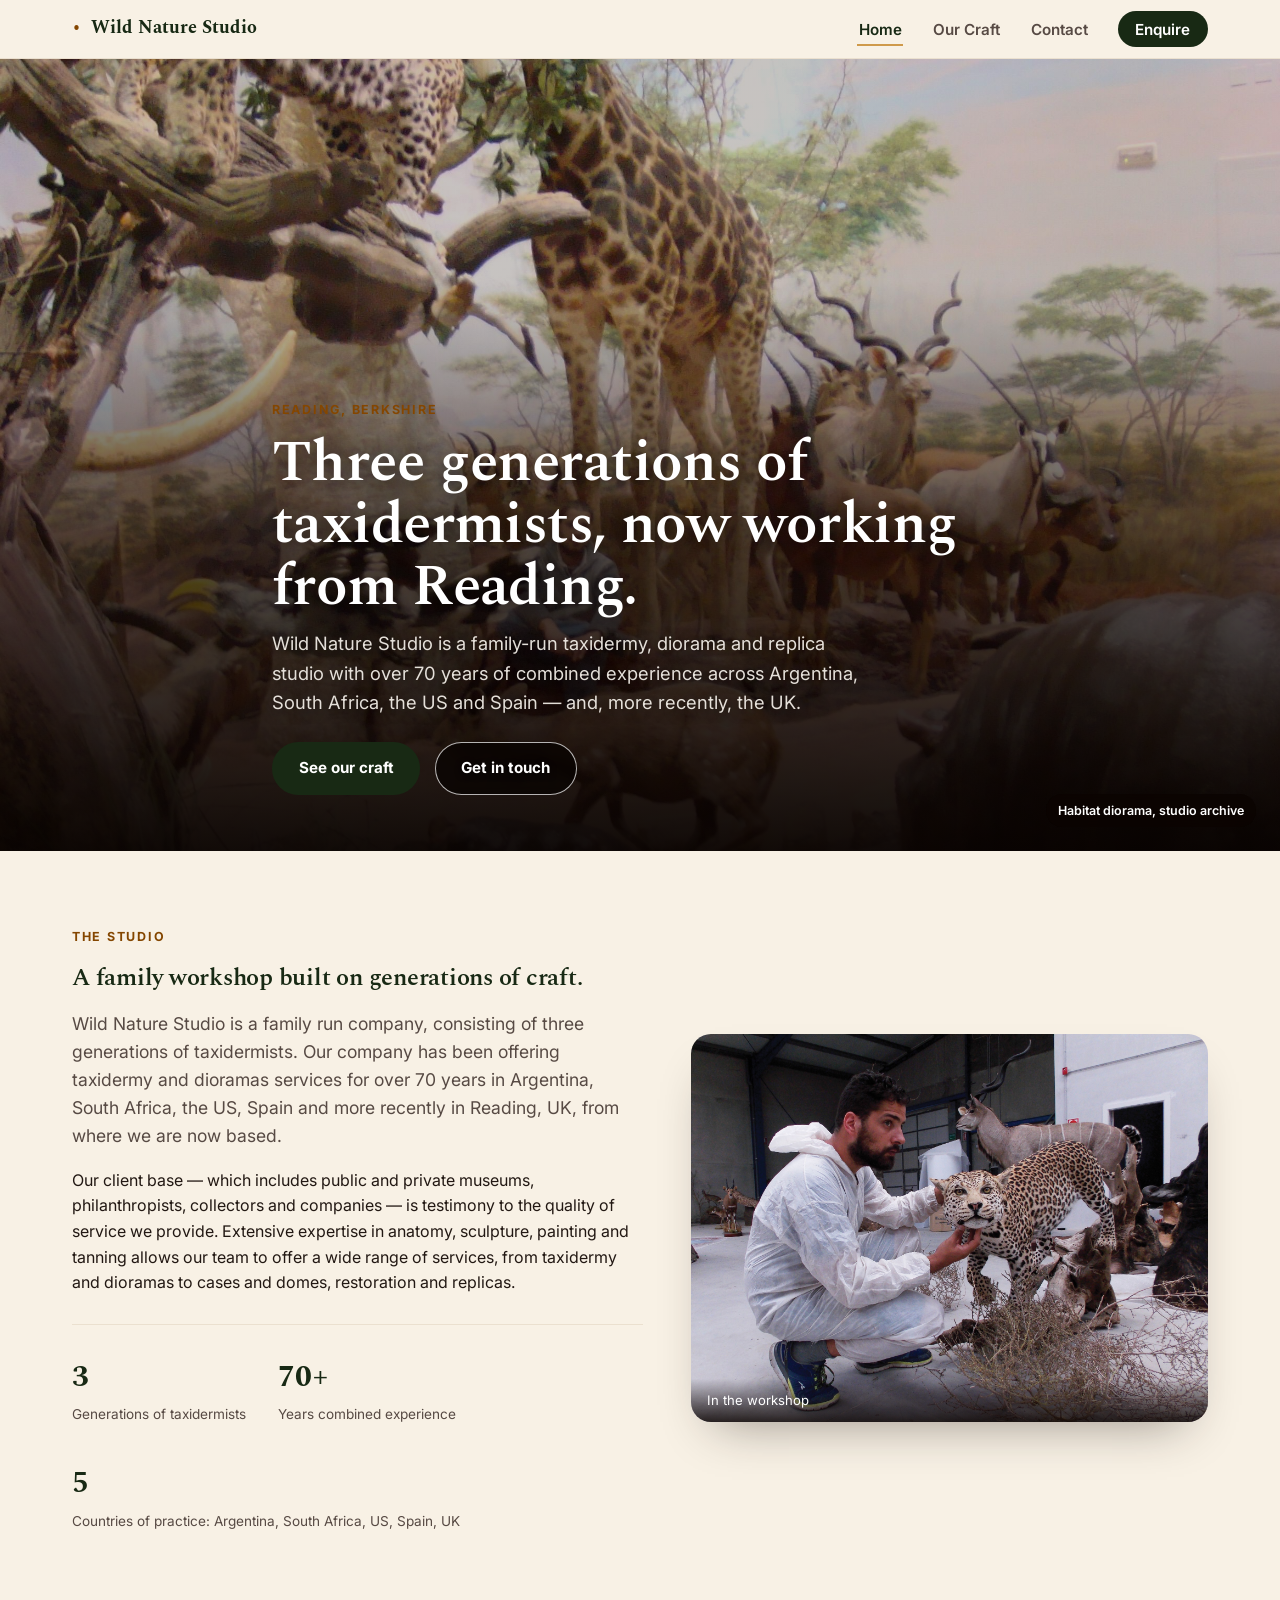
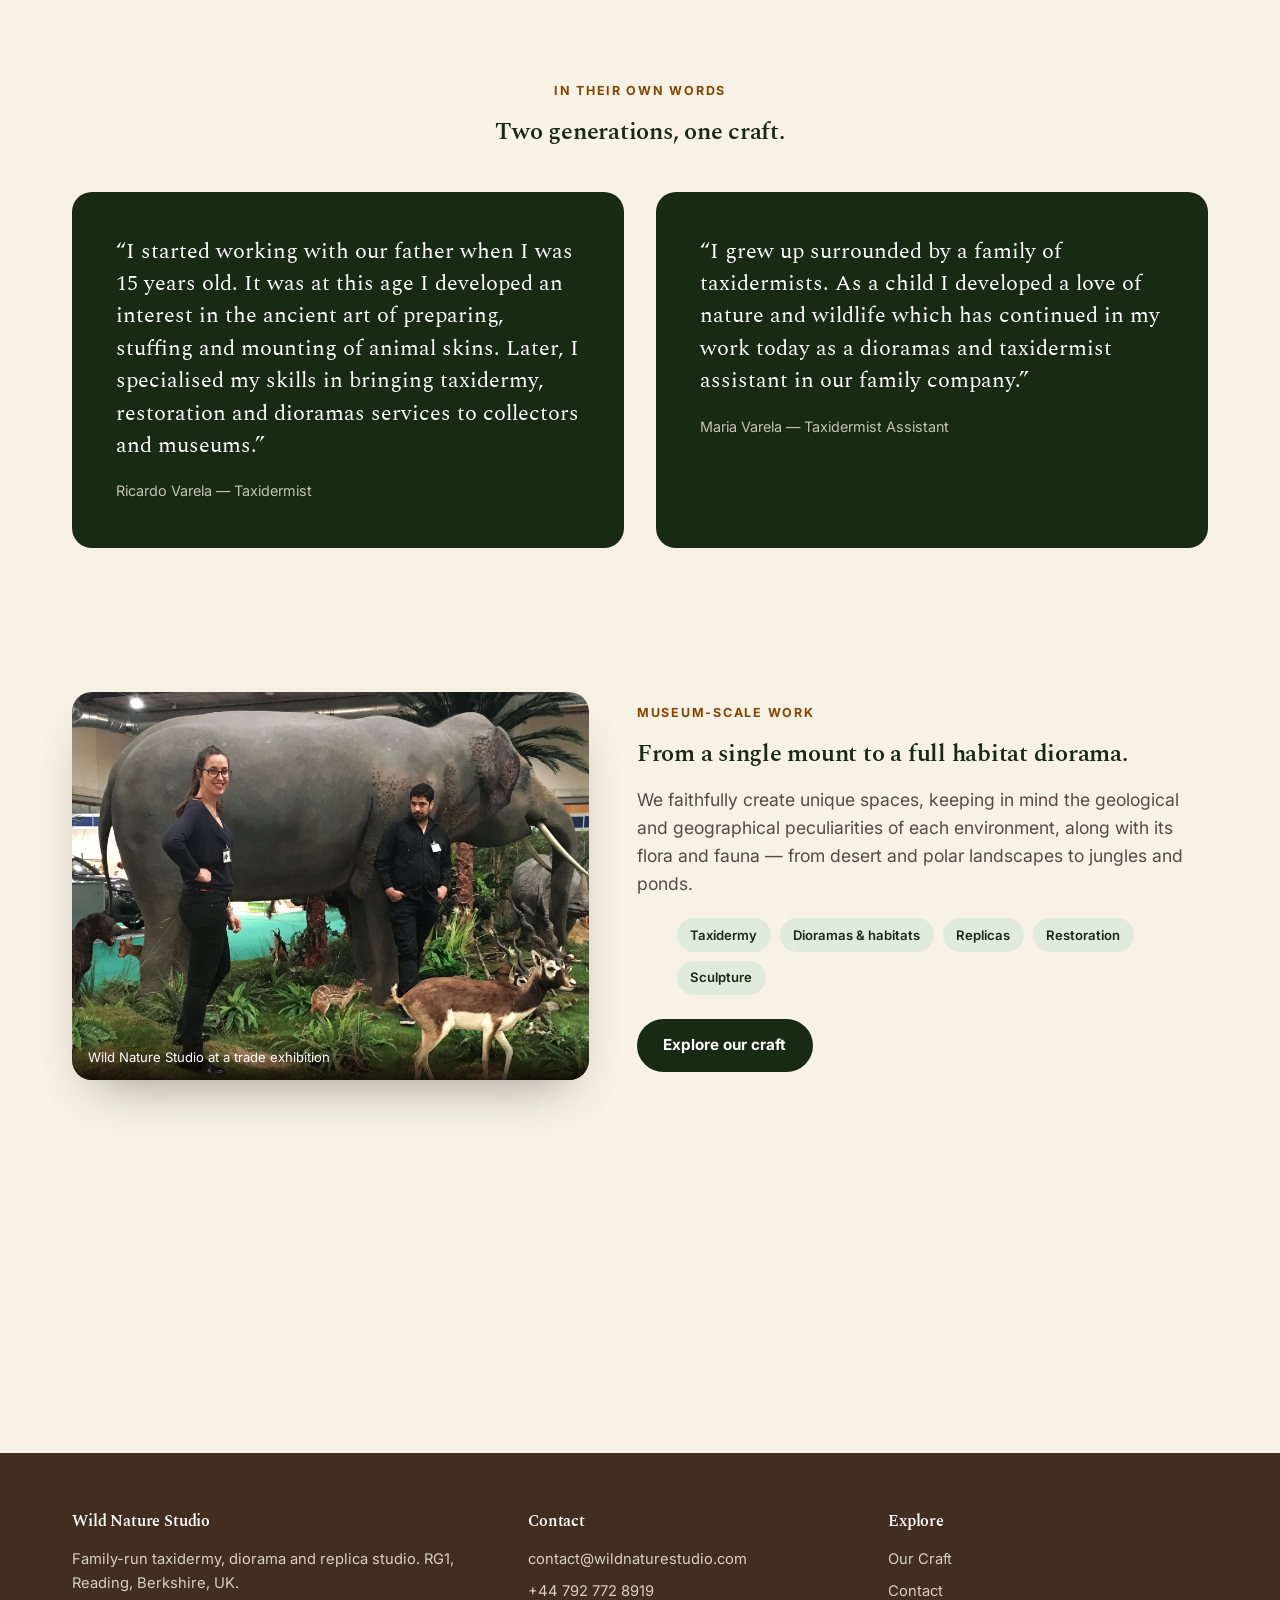
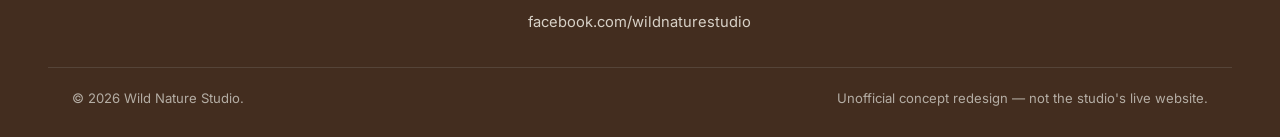
<file: index.html>
<!doctype html>
<html lang="en">
<head>
<meta charset="UTF-8" />
<meta name="viewport" content="width=device-width, initial-scale=1.0" />
<title>Wild Nature Studio — Taxidermy, Dioramas &amp; Replicas, Reading</title>
<meta name="description" content="Wild Nature Studio is a family-run taxidermy, diorama and replica studio in Reading, Berkshire — three generations of taxidermists with over 70 years' combined experience across Argentina, South Africa, the US, Spain and now the UK." />
<link rel="preconnect" href="https://fonts.googleapis.com" />
<link rel="stylesheet" href="https://fonts.googleapis.com/css2?family=Spectral:wght@500;600;700&family=Inter:wght@400;500;600;700&display=swap" />
<link rel="stylesheet" href="assets/css/styles.css" />
</head>
<body>
<header class="site-header">
  <div class="container nav-bar">
    <a href="index.html" class="brand"><span class="brand-mark">&#8226;</span> Wild Nature Studio</a>
    <nav aria-label="Primary">
      <ul class="nav-links" data-open="false">
        <li><a href="index.html" aria-current="page">Home</a></li>
        <li><a href="craft.html">Our Craft</a></li>
        <li><a href="contact.html">Contact</a></li>
        <li><a class="nav-cta" href="mailto:contact@wildnaturestudio.com">Enquire</a></li>
      </ul>
    </nav>
    <button class="nav-toggle" aria-label="Toggle menu" aria-expanded="false">
      <svg viewBox="0 0 24 24" fill="none" stroke="currentColor" stroke-width="2" stroke-linecap="round"><line x1="3" y1="6" x2="21" y2="6"/><line x1="3" y1="12" x2="21" y2="12"/><line x1="3" y1="18" x2="21" y2="18"/></svg>
    </button>
  </div>
</header>

<main>
  <section class="hero">
    <div class="hero-bg" aria-hidden="true"></div>
    <div class="container hero-content" data-reveal>
      <span class="eyebrow">Reading, Berkshire</span>
      <h1>Three generations of taxidermists, now working from Reading.</h1>
      <p class="hero-lede">Wild Nature Studio is a family-run taxidermy, diorama and replica studio with over 70 years of combined experience across Argentina, South Africa, the US and Spain — and, more recently, the UK.</p>
      <div class="button-row">
        <span class="btn-wrap"><a class="btn btn-primary" href="craft.html">See our craft</a></span>
        <span class="btn-wrap"><a class="btn btn-ghost-light" href="contact.html">Get in touch</a></span>
      </div>
    </div>
    <span class="hero-tag">Habitat diorama, studio archive</span>
  </section>

  <section class="container">
    <div class="split-grid">
      <div data-reveal>
        <span class="eyebrow">The studio</span>
        <h2>A family workshop built on generations of craft.</h2>
        <p class="lede">Wild Nature Studio is a family run company, consisting of three generations of taxidermists. Our company has been offering taxidermy and dioramas services for over 70 years in Argentina, South Africa, the US, Spain and more recently in Reading, UK, from where we are now based.</p>
        <p>Our client base — which includes public and private museums, philanthropists, collectors and companies — is testimony to the quality of service we provide. Extensive expertise in anatomy, sculpture, painting and tanning allows our team to offer a wide range of services, from taxidermy and dioramas to cases and domes, restoration and replicas.</p>
        <div class="stat-row">
          <div class="stat"><b>3</b><span>Generations of taxidermists</span></div>
          <div class="stat"><b>70+</b><span>Years combined experience</span></div>
          <div class="stat"><b>5</b><span>Countries of practice: Argentina, South Africa, US, Spain, UK</span></div>
        </div>
      </div>
      <div class="photo-frame" data-reveal>
        <img src="assets/img/ricardo-workshop.jpg" alt="A Wild Nature Studio taxidermist finishing a leopard mount in the workshop, surrounded by other pieces in progress" width="3768" height="2892" loading="lazy" />
        <span class="photo-caption">In the workshop</span>
      </div>
    </div>
  </section>

  <section class="container">
    <div class="section-heading align-center" data-reveal>
      <span class="eyebrow">In their own words</span>
      <h2>Two generations, one craft.</h2>
    </div>
    <div class="team-grid">
      <div class="quote-block" data-reveal>
        <p>&ldquo;I started working with our father when I was 15 years old. It was at this age I developed an interest in the ancient art of preparing, stuffing and mounting of animal skins. Later, I specialised my skills in bringing taxidermy, restoration and dioramas services to collectors and museums.&rdquo;</p>
        <cite>Ricardo Varela &mdash; Taxidermist</cite>
      </div>
      <div class="quote-block" data-reveal>
        <p>&ldquo;I grew up surrounded by a family of taxidermists. As a child I developed a love of nature and wildlife which has continued in my work today as a dioramas and taxidermist assistant in our family company.&rdquo;</p>
        <cite>Maria Varela &mdash; Taxidermist Assistant</cite>
      </div>
    </div>
  </section>

  <section class="container">
    <div class="split-grid reverse" data-reveal>
      <div>
        <span class="eyebrow">Museum-scale work</span>
        <h2>From a single mount to a full habitat diorama.</h2>
        <p class="lede">We faithfully create unique spaces, keeping in mind the geological and geographical peculiarities of each environment, along with its flora and fauna — from desert and polar landscapes to jungles and ponds.</p>
        <ul class="tag-list">
          <li>Taxidermy</li>
          <li>Dioramas &amp; habitats</li>
          <li>Replicas</li>
          <li>Restoration</li>
          <li>Sculpture</li>
        </ul>
        <div class="button-row">
          <span class="btn-wrap"><a class="btn btn-primary" href="craft.html">Explore our craft</a></span>
        </div>
      </div>
      <div class="photo-frame">
        <img src="assets/img/team-tradeshow.jpg" alt="Two Wild Nature Studio team members standing beside a large elephant mount and habitat diorama at a trade exhibition" width="3768" height="2892" loading="lazy" />
        <span class="photo-caption">Wild Nature Studio at a trade exhibition</span>
      </div>
    </div>
  </section>

  <section class="container">
    <div class="cta-band" data-reveal>
      <div>
        <h2>Have a piece in mind?</h2>
        <p>Whether it's a single mount or a full-scale habitat, we'd like to hear about it.</p>
      </div>
      <span class="btn-wrap"><a class="btn btn-primary" href="contact.html">Contact the studio</a></span>
    </div>
  </section>
</main>

<footer class="site-footer">
  <div class="container footer-grid">
    <div>
      <h4>Wild Nature Studio</h4>
      <p>Family-run taxidermy, diorama and replica studio. RG1, Reading, Berkshire, UK.</p>
    </div>
    <div>
      <h4>Contact</h4>
      <ul>
        <li><a href="mailto:contact@wildnaturestudio.com">contact@wildnaturestudio.com</a></li>
        <li><a href="tel:+447927728919">+44 792 772 8919</a></li>
        <li><a href="https://www.facebook.com/wildnaturestudio" target="_blank" rel="noopener">facebook.com/wildnaturestudio</a></li>
      </ul>
    </div>
    <div>
      <h4>Explore</h4>
      <ul>
        <li><a href="craft.html">Our Craft</a></li>
        <li><a href="contact.html">Contact</a></li>
      </ul>
    </div>
  </div>
  <div class="container footer-bottom">
    <span>&copy; 2026 Wild Nature Studio.</span>
    <span>Unofficial concept redesign — not the studio's live website.</span>
  </div>
</footer>

<script src="assets/js/main.js"></script>
</body>
</html>
</file>
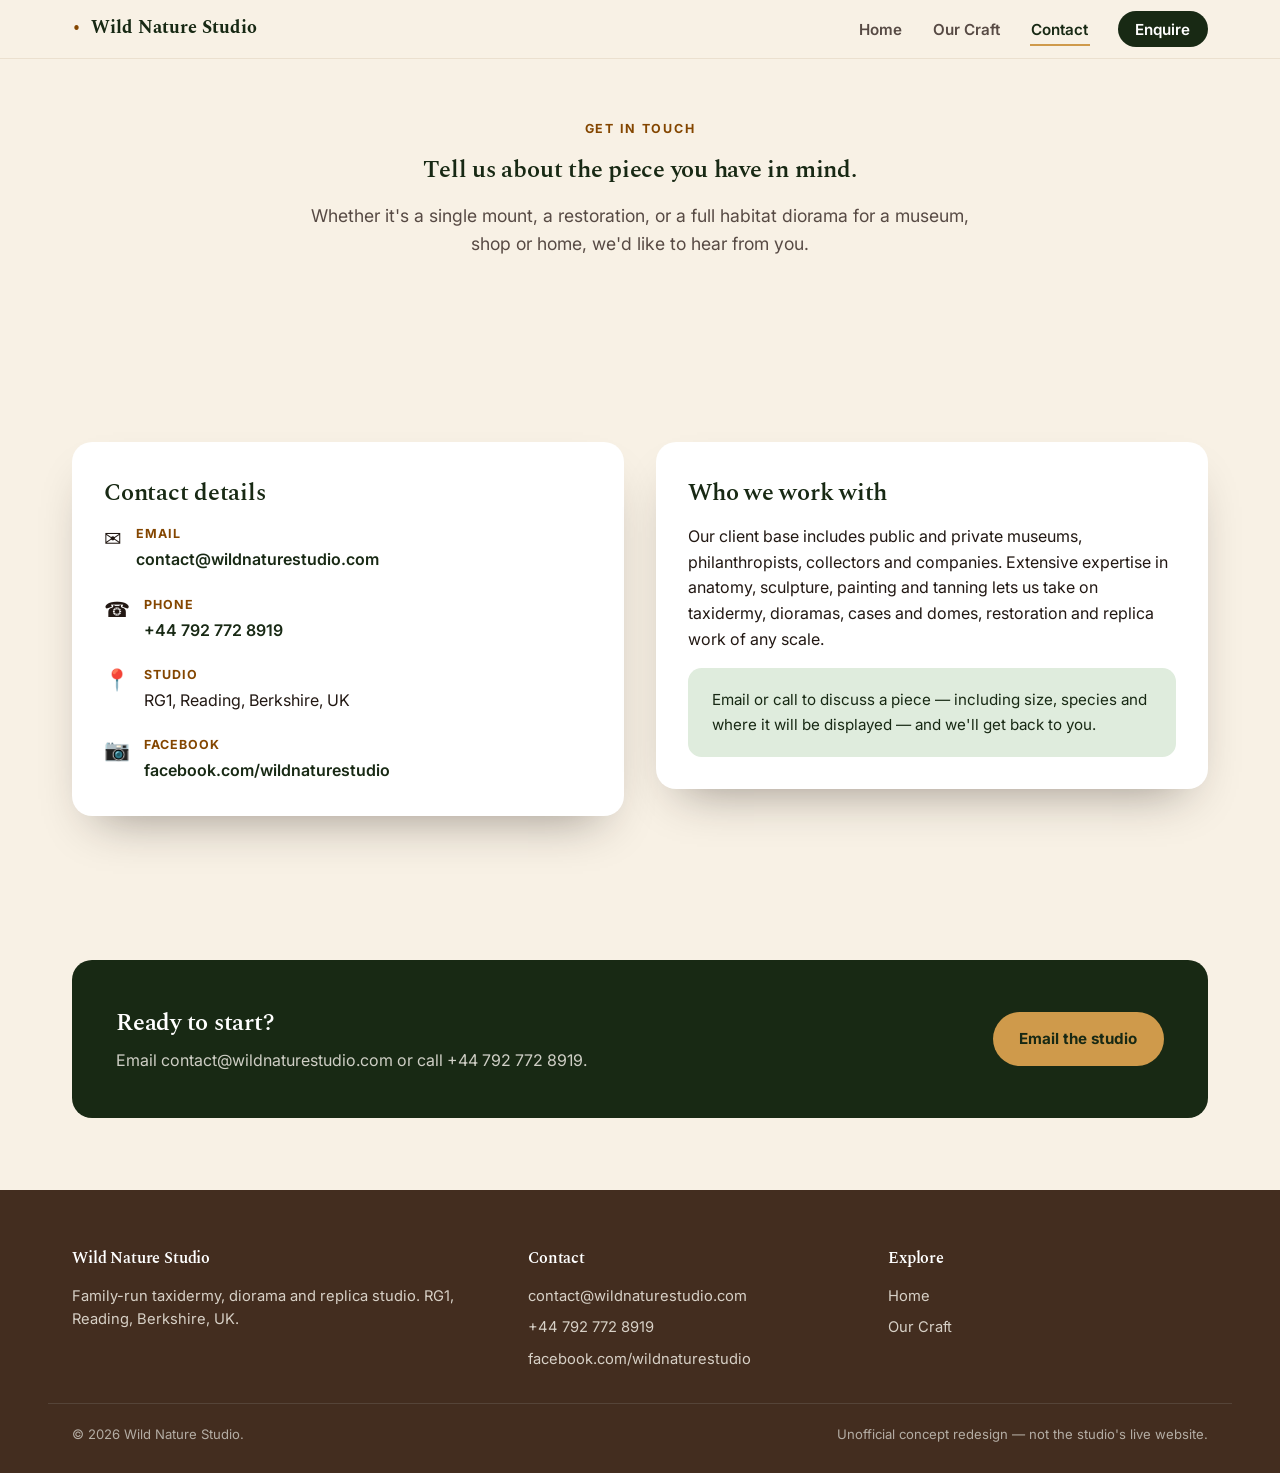
<file: contact.html>
<!doctype html>
<html lang="en">
<head>
<meta charset="UTF-8" />
<meta name="viewport" content="width=device-width, initial-scale=1.0" />
<title>Contact — Wild Nature Studio, Reading</title>
<meta name="description" content="Get in touch with Wild Nature Studio, a family-run taxidermy, diorama and replica studio based in RG1, Reading, Berkshire. Email contact@wildnaturestudio.com or call +44 792 772 8919." />
<link rel="preconnect" href="https://fonts.googleapis.com" />
<link rel="stylesheet" href="https://fonts.googleapis.com/css2?family=Spectral:wght@500;600;700&family=Inter:wght@400;500;600;700&display=swap" />
<link rel="stylesheet" href="assets/css/styles.css" />
</head>
<body>
<header class="site-header">
  <div class="container nav-bar">
    <a href="index.html" class="brand"><span class="brand-mark">&#8226;</span> Wild Nature Studio</a>
    <nav aria-label="Primary">
      <ul class="nav-links" data-open="false">
        <li><a href="index.html">Home</a></li>
        <li><a href="craft.html">Our Craft</a></li>
        <li><a href="contact.html" aria-current="page">Contact</a></li>
        <li><a class="nav-cta" href="mailto:contact@wildnaturestudio.com">Enquire</a></li>
      </ul>
    </nav>
    <button class="nav-toggle" aria-label="Toggle menu" aria-expanded="false">
      <svg viewBox="0 0 24 24" fill="none" stroke="currentColor" stroke-width="2" stroke-linecap="round"><line x1="3" y1="6" x2="21" y2="6"/><line x1="3" y1="12" x2="21" y2="12"/><line x1="3" y1="18" x2="21" y2="18"/></svg>
    </button>
  </div>
</header>

<main>
  <section class="container" style="padding-top: 3.5rem;">
    <div class="section-heading align-center" data-reveal>
      <span class="eyebrow">Get in touch</span>
      <h1>Tell us about the piece you have in mind.</h1>
      <p class="lede">Whether it's a single mount, a restoration, or a full habitat diorama for a museum, shop or home, we'd like to hear from you.</p>
    </div>
  </section>

  <section class="container">
    <div class="contact-grid">
      <div class="info-card" data-reveal>
        <h2>Contact details</h2>
        <ul class="info-list">
          <li>
            <span class="info-icon" aria-hidden="true">&#9993;</span>
            <div>
              <span class="info-label">Email</span>
              <a href="mailto:contact@wildnaturestudio.com">contact@wildnaturestudio.com</a>
            </div>
          </li>
          <li>
            <span class="info-icon" aria-hidden="true">&#9742;</span>
            <div>
              <span class="info-label">Phone</span>
              <a href="tel:+447927728919">+44 792 772 8919</a>
            </div>
          </li>
          <li>
            <span class="info-icon" aria-hidden="true">&#128205;</span>
            <div>
              <span class="info-label">Studio</span>
              <span>RG1, Reading, Berkshire, UK</span>
            </div>
          </li>
          <li>
            <span class="info-icon" aria-hidden="true">&#128247;</span>
            <div>
              <span class="info-label">Facebook</span>
              <a href="https://www.facebook.com/wildnaturestudio" target="_blank" rel="noopener">facebook.com/wildnaturestudio</a>
            </div>
          </li>
        </ul>
      </div>

      <div class="info-card" data-reveal>
        <h2>Who we work with</h2>
        <p>Our client base includes public and private museums, philanthropists, collectors and companies. Extensive expertise in anatomy, sculpture, painting and tanning lets us take on taxidermy, dioramas, cases and domes, restoration and replica work of any scale.</p>
        <div class="enquiry-note">Email or call to discuss a piece — including size, species and where it will be displayed — and we'll get back to you.</div>
      </div>
    </div>
  </section>

  <section class="container">
    <div class="cta-band" data-reveal>
      <div>
        <h2>Ready to start?</h2>
        <p>Email contact@wildnaturestudio.com or call +44 792 772 8919.</p>
      </div>
      <span class="btn-wrap"><a class="btn btn-primary" href="mailto:contact@wildnaturestudio.com">Email the studio</a></span>
    </div>
  </section>
</main>

<footer class="site-footer">
  <div class="container footer-grid">
    <div>
      <h4>Wild Nature Studio</h4>
      <p>Family-run taxidermy, diorama and replica studio. RG1, Reading, Berkshire, UK.</p>
    </div>
    <div>
      <h4>Contact</h4>
      <ul>
        <li><a href="mailto:contact@wildnaturestudio.com">contact@wildnaturestudio.com</a></li>
        <li><a href="tel:+447927728919">+44 792 772 8919</a></li>
        <li><a href="https://www.facebook.com/wildnaturestudio" target="_blank" rel="noopener">facebook.com/wildnaturestudio</a></li>
      </ul>
    </div>
    <div>
      <h4>Explore</h4>
      <ul>
        <li><a href="index.html">Home</a></li>
        <li><a href="craft.html">Our Craft</a></li>
      </ul>
    </div>
  </div>
  <div class="container footer-bottom">
    <span>&copy; 2026 Wild Nature Studio.</span>
    <span>Unofficial concept redesign — not the studio's live website.</span>
  </div>
</footer>

<script src="assets/js/main.js"></script>
</body>
</html>
</file>
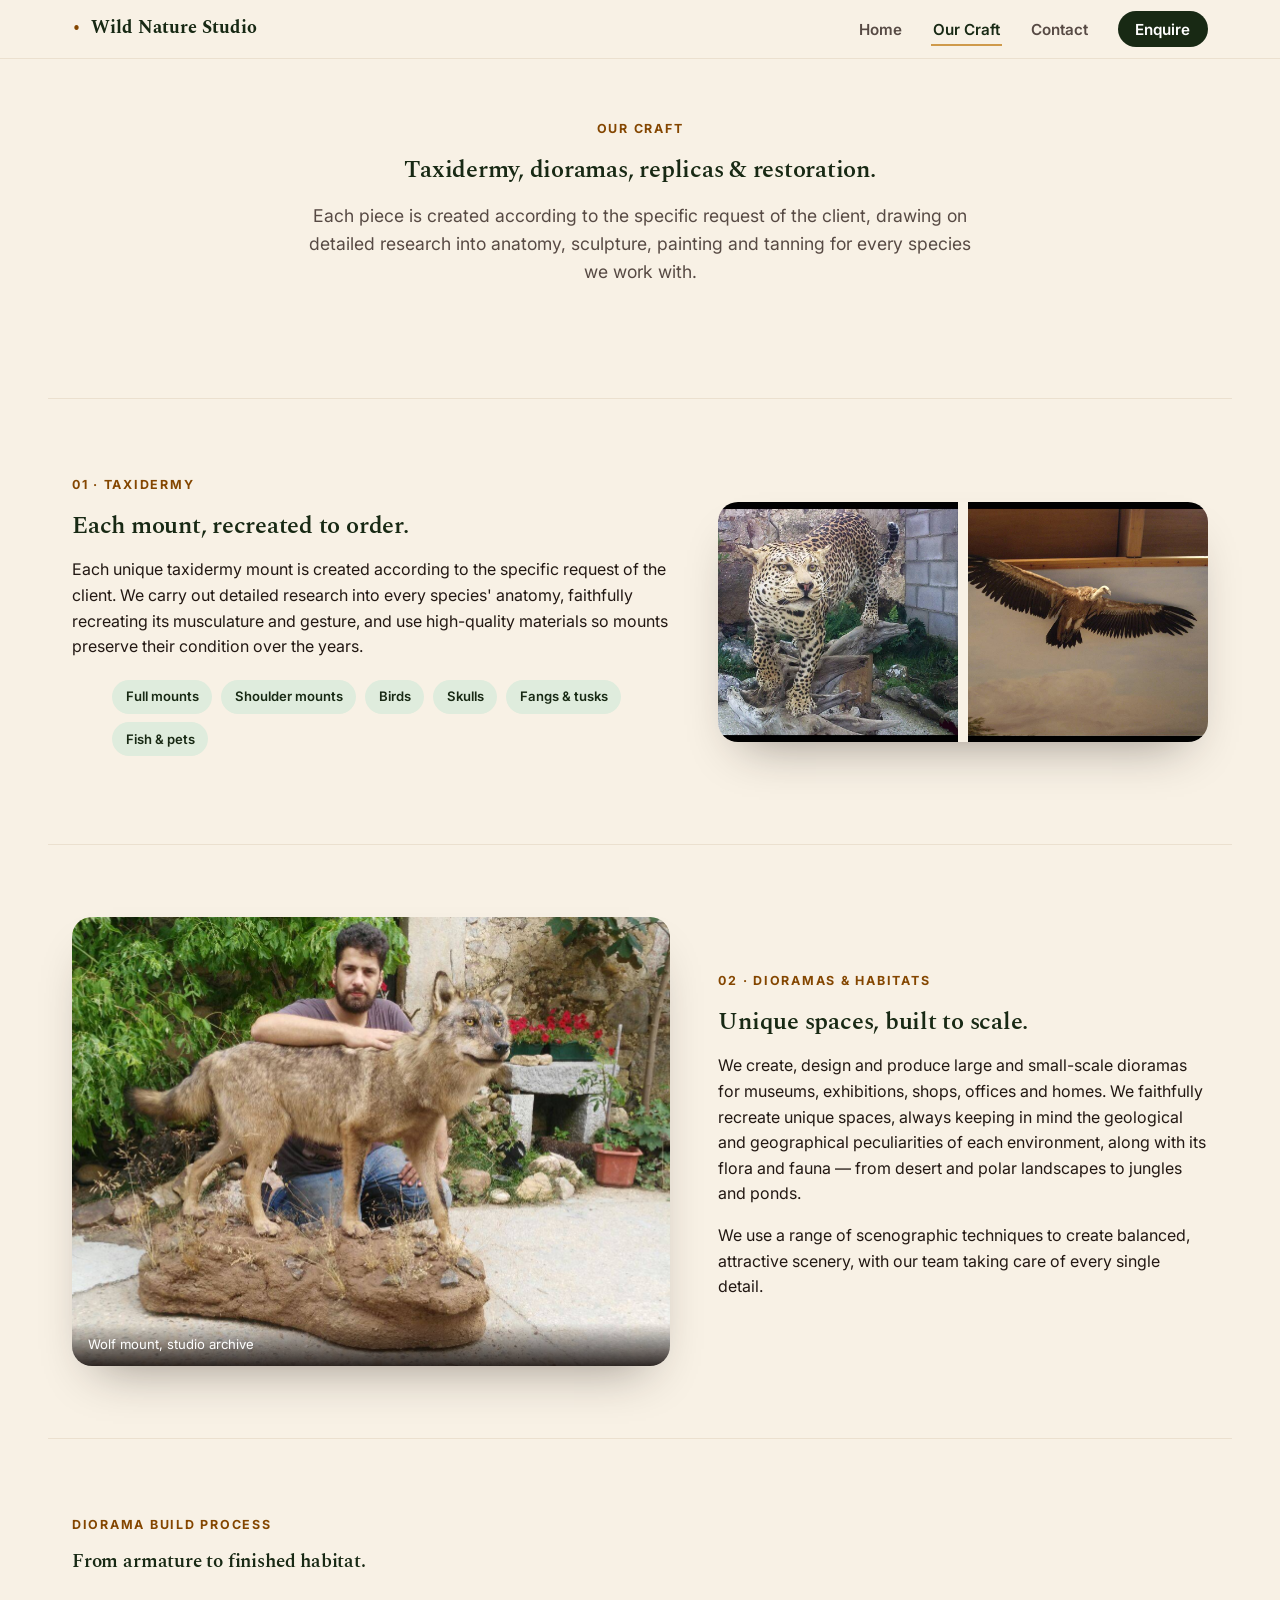
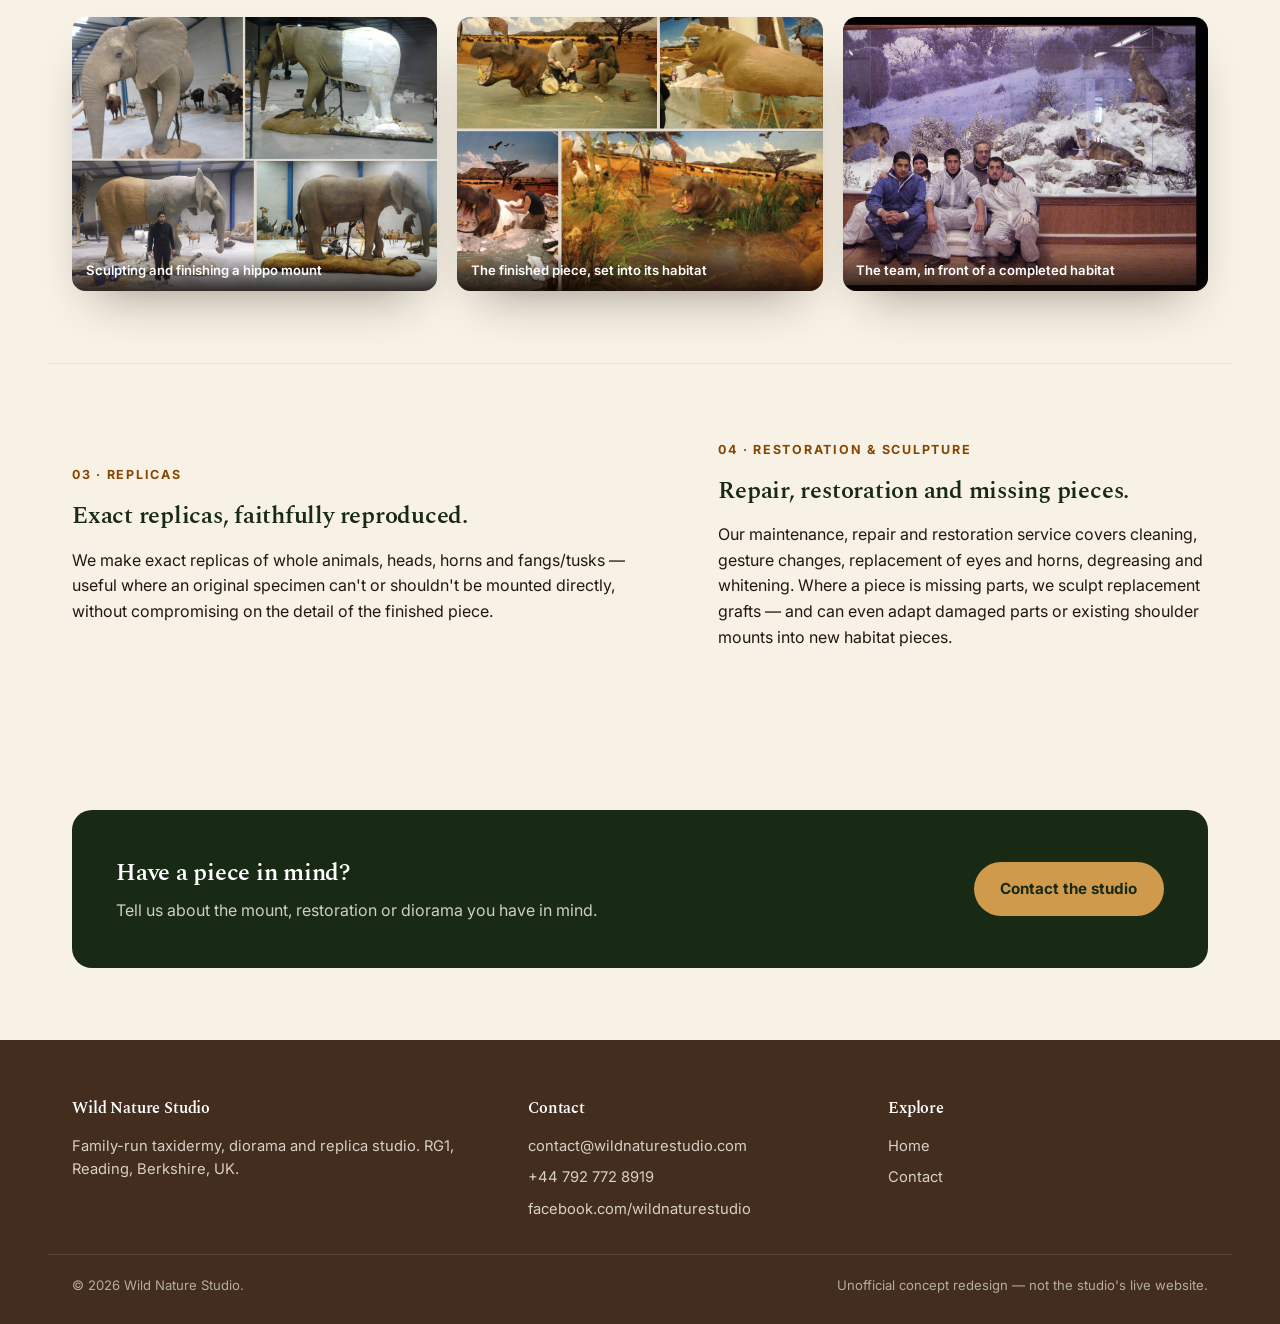
<file: craft.html>
<!doctype html>
<html lang="en">
<head>
<meta charset="UTF-8" />
<meta name="viewport" content="width=device-width, initial-scale=1.0" />
<title>Our Craft — Taxidermy, Dioramas, Replicas &amp; Restoration | Wild Nature Studio</title>
<meta name="description" content="Taxidermy, dioramas and habitats, replicas, and restoration and sculpture work from Wild Nature Studio, a family-run studio in Reading with over 70 years of combined experience." />
<link rel="preconnect" href="https://fonts.googleapis.com" />
<link rel="stylesheet" href="https://fonts.googleapis.com/css2?family=Spectral:wght@500;600;700&family=Inter:wght@400;500;600;700&display=swap" />
<link rel="stylesheet" href="assets/css/styles.css" />
</head>
<body>
<header class="site-header">
  <div class="container nav-bar">
    <a href="index.html" class="brand"><span class="brand-mark">&#8226;</span> Wild Nature Studio</a>
    <nav aria-label="Primary">
      <ul class="nav-links" data-open="false">
        <li><a href="index.html">Home</a></li>
        <li><a href="craft.html" aria-current="page">Our Craft</a></li>
        <li><a href="contact.html">Contact</a></li>
        <li><a class="nav-cta" href="mailto:contact@wildnaturestudio.com">Enquire</a></li>
      </ul>
    </nav>
    <button class="nav-toggle" aria-label="Toggle menu" aria-expanded="false">
      <svg viewBox="0 0 24 24" fill="none" stroke="currentColor" stroke-width="2" stroke-linecap="round"><line x1="3" y1="6" x2="21" y2="6"/><line x1="3" y1="12" x2="21" y2="12"/><line x1="3" y1="18" x2="21" y2="18"/></svg>
    </button>
  </div>
</header>

<main>
  <section class="container" style="padding-top: 3.5rem;">
    <div class="section-heading align-center" data-reveal>
      <span class="eyebrow">Our craft</span>
      <h1>Taxidermy, dioramas, replicas &amp; restoration.</h1>
      <p class="lede">Each piece is created according to the specific request of the client, drawing on detailed research into anatomy, sculpture, painting and tanning for every species we work with.</p>
    </div>
  </section>

  <section class="container craft-section">
    <div class="craft-grid" data-reveal>
      <div>
        <span class="eyebrow">01 &middot; Taxidermy</span>
        <h2>Each mount, recreated to order.</h2>
        <p>Each unique taxidermy mount is created according to the specific request of the client. We carry out detailed research into every species' anatomy, faithfully recreating its musculature and gesture, and use high-quality materials so mounts preserve their condition over the years.</p>
        <ul class="tag-list">
          <li>Full mounts</li>
          <li>Shoulder mounts</li>
          <li>Birds</li>
          <li>Skulls</li>
          <li>Fangs &amp; tusks</li>
          <li>Fish &amp; pets</li>
        </ul>
      </div>
      <div class="photo-collage">
        <div class="photo-frame"><img src="assets/img/leopard-mount.jpg" alt="A mounted leopard displayed on driftwood against a rock backdrop" width="1532" height="852" loading="lazy" /></div>
        <div class="photo-frame"><img src="assets/img/vulture-mount.jpg" alt="A mounted vulture displayed in flight with wings fully spread, against a painted sky backdrop" width="1532" height="852" loading="lazy" /></div>
      </div>
    </div>
  </section>

  <section class="container craft-section">
    <div class="craft-grid" data-reveal>
      <div class="photo-frame">
        <img src="assets/img/diorama-waterhole.jpg" alt="A studio team member kneeling beside a taxidermied wolf mount displayed on a rock and earth base, in an outdoor garden setting" width="1599" height="900" loading="lazy" />
        <span class="photo-caption">Wolf mount, studio archive</span>
      </div>
      <div>
        <span class="eyebrow">02 &middot; Dioramas &amp; habitats</span>
        <h2>Unique spaces, built to scale.</h2>
        <p>We create, design and produce large and small-scale dioramas for museums, exhibitions, shops, offices and homes. We faithfully recreate unique spaces, always keeping in mind the geological and geographical peculiarities of each environment, along with its flora and fauna — from desert and polar landscapes to jungles and ponds.</p>
        <p>We use a range of scenographic techniques to create balanced, attractive scenery, with our team taking care of every single detail.</p>
      </div>
    </div>
  </section>

  <section class="container craft-section">
    <div class="section-heading" data-reveal>
      <span class="eyebrow">Diorama build process</span>
      <h3>From armature to finished habitat.</h3>
    </div>
    <div class="gallery-strip" data-reveal>
      <figure class="gallery-item">
        <img src="assets/img/dioramas-process-1.png" alt="Studio process shots showing a hippo mount being sculpted and finished, from raw form to painted diorama piece" width="1024" height="768" loading="lazy" />
        <figcaption>Sculpting and finishing a hippo mount</figcaption>
      </figure>
      <figure class="gallery-item">
        <img src="assets/img/dioramas-process-2.png" alt="Further process shots of the hippo diorama piece, including the finished mount set into a painted habitat scene" width="1172" height="761" loading="lazy" />
        <figcaption>The finished piece, set into its habitat</figcaption>
      </figure>
      <figure class="gallery-item">
        <img src="assets/img/family.jpg" alt="The Wild Nature Studio team seated in front of a large winter wolf habitat diorama" width="1152" height="852" loading="lazy" />
        <figcaption>The team, in front of a completed habitat</figcaption>
      </figure>
    </div>
  </section>

  <section class="container craft-section">
    <div class="craft-grid" data-reveal>
      <div>
        <span class="eyebrow">03 &middot; Replicas</span>
        <h2>Exact replicas, faithfully reproduced.</h2>
        <p>We make exact replicas of whole animals, heads, horns and fangs/tusks — useful where an original specimen can't or shouldn't be mounted directly, without compromising on the detail of the finished piece.</p>
      </div>
      <div>
        <span class="eyebrow">04 &middot; Restoration &amp; sculpture</span>
        <h2>Repair, restoration and missing pieces.</h2>
        <p>Our maintenance, repair and restoration service covers cleaning, gesture changes, replacement of eyes and horns, degreasing and whitening. Where a piece is missing parts, we sculpt replacement grafts — and can even adapt damaged parts or existing shoulder mounts into new habitat pieces.</p>
      </div>
    </div>
  </section>

  <section class="container">
    <div class="cta-band" data-reveal>
      <div>
        <h2>Have a piece in mind?</h2>
        <p>Tell us about the mount, restoration or diorama you have in mind.</p>
      </div>
      <span class="btn-wrap"><a class="btn btn-primary" href="contact.html">Contact the studio</a></span>
    </div>
  </section>
</main>

<footer class="site-footer">
  <div class="container footer-grid">
    <div>
      <h4>Wild Nature Studio</h4>
      <p>Family-run taxidermy, diorama and replica studio. RG1, Reading, Berkshire, UK.</p>
    </div>
    <div>
      <h4>Contact</h4>
      <ul>
        <li><a href="mailto:contact@wildnaturestudio.com">contact@wildnaturestudio.com</a></li>
        <li><a href="tel:+447927728919">+44 792 772 8919</a></li>
        <li><a href="https://www.facebook.com/wildnaturestudio" target="_blank" rel="noopener">facebook.com/wildnaturestudio</a></li>
      </ul>
    </div>
    <div>
      <h4>Explore</h4>
      <ul>
        <li><a href="index.html">Home</a></li>
        <li><a href="contact.html">Contact</a></li>
      </ul>
    </div>
  </div>
  <div class="container footer-bottom">
    <span>&copy; 2026 Wild Nature Studio.</span>
    <span>Unofficial concept redesign — not the studio's live website.</span>
  </div>
</footer>

<script src="assets/js/main.js"></script>
</body>
</html>
</file>
<file: assets/css/styles.css>
/* Wild Nature Studio — shared stylesheet
   Palette drawn from the studio's own branding: the deep olive/forest green
   of their logo mark, warm museum-case oak and brass, aged parchment cream,
   and near-black ink brown for text — evoking a natural-history-museum
   field journal rather than a generic "nature" green. */

@view-transition {
  navigation: auto;
}

:root {
  --forest: oklch(0.4 0.055 140);
  --forest-deep: oklch(0.26 0.045 140);
  --forest-pale: oklch(0.93 0.025 140);
  --brass: oklch(0.72 0.115 75);
  --brass-deep: oklch(0.46 0.115 62);
  --oak: oklch(0.32 0.04 55);
  --parchment: oklch(0.96 0.018 80);
  --parchment-deep: oklch(0.91 0.025 78);
  --ink: oklch(0.22 0.018 50);
  --ink-soft: oklch(0.42 0.02 50);
  --white: oklch(1 0 0);

  --radius-lg: 1.25rem;
  --radius-md: 0.85rem;
  --radius-sm: 0.5rem;
  --shadow-soft: 0 1.5rem 3rem -1.5rem oklch(0.22 0.018 50 / 0.45);
  --max-width: 74rem;
}

*,
*::before,
*::after {
  box-sizing: border-box;
}

html {
  scroll-behavior: smooth;
}

@media (prefers-reduced-motion: reduce) {
  html {
    scroll-behavior: auto;
  }
  * {
    animation-duration: 0.001ms !important;
    animation-iteration-count: 1 !important;
    transition-duration: 0.001ms !important;
    scroll-behavior: auto !important;
  }
}

body {
  margin: 0;
  font-family: "Inter", "Helvetica Neue", Arial, sans-serif;
  background: var(--parchment);
  color: var(--ink);
  line-height: 1.6;
  overflow-wrap: anywhere;
}

h1,
h2,
h3,
h4 {
  font-family: "Spectral", "Iowan Old Style", Georgia, serif;
  font-weight: 600;
  letter-spacing: -0.01em;
  margin: 0 0 0.5em;
  color: var(--forest-deep);
}

p {
  margin: 0 0 1em;
}

a {
  color: inherit;
}

img {
  display: block;
  max-width: 100%;
}

figure {
  margin: 0;
}

::selection {
  background: var(--brass);
  color: var(--forest-deep);
}

/* thin custom scrollbars on internally-scrolling elements */
.h-scroll {
  scrollbar-width: thin;
  scrollbar-color: var(--brass-deep) transparent;
}
.h-scroll::-webkit-scrollbar {
  height: 8px;
}
.h-scroll::-webkit-scrollbar-track {
  background: transparent;
}
.h-scroll::-webkit-scrollbar-thumb {
  background: var(--brass-deep);
  border-radius: 999px;
}

.container {
  width: 100%;
  max-width: var(--max-width);
  margin: 0 auto;
  padding: 0 1.5rem;
}

.eyebrow {
  display: inline-block;
  font-family: "Inter", sans-serif;
  font-size: 0.78rem;
  font-weight: 700;
  text-transform: uppercase;
  letter-spacing: 0.14em;
  color: var(--brass-deep);
  margin-bottom: 0.75rem;
}

/* ---------- Header / nav ---------- */

.site-header {
  position: sticky;
  top: 0;
  z-index: 50;
  background: color-mix(in oklch, var(--parchment) 92%, transparent);
  backdrop-filter: blur(10px);
  border-bottom: 1px solid var(--parchment-deep);
}

.nav-bar {
  display: flex;
  align-items: center;
  justify-content: space-between;
  gap: 1rem;
  padding: 0.9rem 1.5rem;
}

.brand {
  display: flex;
  align-items: center;
  gap: 0.6rem;
  font-family: "Spectral", Georgia, serif;
  font-weight: 700;
  font-size: 1.15rem;
  color: var(--forest-deep);
  text-decoration: none;
  white-space: nowrap;
}

.brand .brand-mark {
  color: var(--brass-deep);
}

.nav-links {
  display: flex;
  align-items: center;
  gap: 1.75rem;
  list-style: none;
  margin: 0;
  padding: 0;
}

.nav-links a {
  text-decoration: none;
  font-size: 0.95rem;
  font-weight: 600;
  color: var(--ink-soft);
  padding: 0.35rem 0.1rem;
  border-bottom: 2px solid transparent;
  transition: color 0.2s ease, border-color 0.2s ease;
}

.nav-links a:hover,
.nav-links a[aria-current="page"] {
  color: var(--forest-deep);
  border-bottom-color: var(--brass);
}

.nav-cta {
  background: var(--forest-deep);
  color: var(--white) !important;
  padding: 0.55rem 1.1rem !important;
  border-radius: 999px;
  border-bottom: none !important;
}

.nav-cta:hover {
  background: var(--forest);
}

.nav-toggle {
  display: none;
  background: none;
  border: none;
  padding: 0.4rem;
  cursor: pointer;
  color: var(--forest-deep);
}

.nav-toggle svg {
  width: 26px;
  height: 26px;
}

@media (max-width: 860px) {
  .nav-toggle {
    display: block;
  }

  .nav-links {
    position: absolute;
    top: 100%;
    left: 0;
    right: 0;
    flex-direction: column;
    align-items: stretch;
    gap: 0;
    background: var(--parchment);
    border-bottom: 1px solid var(--parchment-deep);
    max-height: 0;
    overflow: hidden;
    transition: max-height 0.25s ease;
  }

  .nav-links[data-open="true"] {
    max-height: 24rem;
  }

  .nav-links li {
    border-top: 1px solid var(--parchment-deep);
  }

  .nav-links a {
    display: block;
    padding: 0.9rem 1.5rem;
    border-bottom: none;
  }

  .nav-cta {
    margin: 0.75rem 1.5rem;
    text-align: center;
  }
}

/* ---------- Buttons ---------- */

.btn-wrap {
  display: inline-block;
}

.btn {
  display: inline-flex;
  align-items: center;
  gap: 0.5rem;
  padding: 0.85rem 1.6rem;
  border-radius: 999px;
  font-weight: 700;
  font-size: 0.95rem;
  text-decoration: none;
  border: 1.5px solid transparent;
  transition: transform 0.18s ease, background 0.18s ease, color 0.18s ease, border-color 0.18s ease;
}

.btn:hover {
  transform: translateY(-2px);
}

.btn-primary {
  background: var(--forest-deep);
  color: var(--white);
}

.btn-primary:hover {
  background: var(--forest);
}

.btn-ghost {
  background: transparent;
  color: var(--forest-deep);
  border-color: var(--forest-deep);
}

.btn-ghost:hover {
  background: var(--forest-deep);
  color: var(--white);
}

/* Ghost button on a dark photo background (e.g. the hero) needs light
   text/border instead of the default dark-on-transparent styling, which
   is illegible over a dark image. */
.btn-ghost-light {
  background: oklch(0.1 0.02 50 / 0.7);
  color: var(--white);
  border-color: color-mix(in oklch, var(--white) 70%, transparent);
  backdrop-filter: blur(4px);
  text-shadow: 0 0.1rem 0.4rem oklch(0.1 0 0 / 0.6);
}

.btn-ghost-light:hover {
  background: var(--white);
  color: var(--forest-deep);
  border-color: var(--white);
}

.button-row {
  display: flex;
  flex-wrap: wrap;
  gap: 0.9rem;
  margin-top: 1.5rem;
}

/* ---------- Hero ---------- */

.hero {
  position: relative;
  min-height: 88vh;
  display: flex;
  align-items: flex-end;
  color: var(--white);
  overflow: hidden;
}

.hero-bg {
  position: absolute;
  inset: 0;
  background-image: linear-gradient(
      in oklch to top,
      oklch(0.1 0.02 50 / 0.96) 0%,
      oklch(0.13 0.02 50 / 0.72) 38%,
      oklch(0.18 0.03 60 / 0.25) 72%
    ),
    url("../img/hero-diorama.jpg");
  background-size: cover;
  background-position: center 30%;
}

.hero-content {
  position: relative;
  padding: 6rem 0 3.5rem;
  max-width: 46rem;
}

.hero h1 {
  color: var(--white);
  font-size: clamp(2.2rem, 5vw, 3.6rem);
  line-height: 1.08;
  margin-bottom: 0.7rem;
  text-shadow: 0 0.15rem 1.25rem oklch(0.1 0 0 / 0.55);
}

.hero-lede {
  font-size: 1.15rem;
  color: oklch(0.96 0.01 80 / 0.92);
  max-width: 38rem;
  text-shadow: 0 0.1rem 0.8rem oklch(0.1 0 0 / 0.55);
}

.hero-tag {
  position: absolute;
  right: 1.5rem;
  bottom: 1.5rem;
  font-size: 0.78rem;
  font-weight: 600;
  color: var(--white);
  background: oklch(0.12 0.02 50 / 0.82);
  padding: 0.4rem 0.75rem;
  border-radius: 999px;
  backdrop-filter: blur(6px);
}

/* ---------- Sections ---------- */

section.container,
.section-block {
  padding: 4.5rem 1.5rem;
}

.section-heading {
  max-width: 42rem;
  margin-bottom: 2.5rem;
}

.section-heading.align-center {
  margin-left: auto;
  margin-right: auto;
  text-align: center;
}

.lede {
  font-size: 1.1rem;
  color: var(--ink-soft);
}

/* reveal-on-scroll */
[data-reveal] {
  opacity: 0;
  transform: translateY(1.1rem);
  transition: opacity 0.7s ease, transform 0.7s ease;
}

[data-reveal].is-visible {
  opacity: 1;
  transform: none;
}

/* ---------- Story / about split ---------- */

.split-grid {
  display: grid;
  grid-template-columns: 1.05fr 0.95fr;
  gap: 3rem;
  align-items: center;
}

.split-grid.reverse {
  grid-template-columns: 0.95fr 1.05fr;
}

.split-grid.reverse .photo-frame {
  order: -1;
}

@media (max-width: 860px) {
  .split-grid,
  .split-grid.reverse {
    grid-template-columns: 1fr;
  }
  .split-grid.reverse .photo-frame {
    order: 0;
  }
}

.photo-frame {
  position: relative;
  border-radius: var(--radius-lg);
  overflow: hidden;
  box-shadow: var(--shadow-soft);
  aspect-ratio: 4 / 3;
}

.photo-frame img {
  width: 100%;
  height: 100%;
  object-fit: cover;
}

.photo-caption {
  position: absolute;
  left: 0;
  right: 0;
  bottom: 0;
  padding: 0.7rem 1rem;
  font-size: 0.82rem;
  color: var(--white);
  background: linear-gradient(in oklch to top, oklch(0.12 0.02 50 / 0.85), transparent);
}

.stat-row {
  display: flex;
  flex-wrap: wrap;
  gap: 2rem;
  margin-top: 1.75rem;
  padding-top: 1.75rem;
  border-top: 1px solid var(--parchment-deep);
}

.stat {
  min-width: 8rem;
}

.stat b {
  display: block;
  font-family: "Spectral", Georgia, serif;
  font-size: 1.9rem;
  color: var(--forest-deep);
  font-variant-numeric: tabular-nums;
}

.stat span {
  font-size: 0.85rem;
  color: var(--ink-soft);
}

/* ---------- Team cards ---------- */

.team-grid {
  display: grid;
  grid-template-columns: repeat(2, 1fr);
  grid-template-rows: subgrid;
  gap: 2rem;
}

@media (max-width: 720px) {
  .team-grid {
    grid-template-columns: 1fr;
  }
}

.team-card {
  display: grid;
  grid-template-rows: subgrid;
  grid-row: span 3;
  gap: 0;
  background: var(--white);
  border-radius: var(--radius-lg);
  overflow: hidden;
  box-shadow: var(--shadow-soft);
  min-width: 0;
}

.team-card .photo-frame {
  border-radius: 0;
  box-shadow: none;
  aspect-ratio: 5 / 4;
}

.team-card-body {
  padding: 1.5rem 1.6rem 1.8rem;
  min-width: 0;
}

.team-card-body h3 {
  margin-bottom: 0.1rem;
}

.team-role {
  display: block;
  font-size: 0.78rem;
  font-weight: 700;
  text-transform: uppercase;
  letter-spacing: 0.1em;
  color: var(--brass-deep);
  margin-bottom: 0.8rem;
}

.team-card-body p {
  color: var(--ink-soft);
  font-size: 0.96rem;
}

/* ---------- Service / craft cards ---------- */

.craft-section {
  padding: 4.5rem 0;
  border-top: 1px solid var(--parchment-deep);
}

.craft-section:first-of-type {
  border-top: none;
}

.craft-grid {
  display: grid;
  grid-template-columns: 1.1fr 0.9fr;
  gap: 3rem;
  align-items: center;
}

@media (max-width: 860px) {
  .craft-grid {
    grid-template-columns: 1fr;
  }
}

.craft-grid .photo-frame {
  aspect-ratio: 4 / 3;
}

.tag-list {
  display: flex;
  flex-wrap: wrap;
  gap: 0.55rem;
  margin-top: 1.25rem;
}

.tag-list li {
  list-style: none;
  font-size: 0.82rem;
  font-weight: 600;
  padding: 0.4rem 0.85rem;
  border-radius: 999px;
  background: var(--forest-pale);
  color: var(--forest-deep);
  min-width: 0;
}

.photo-collage {
  display: grid;
  grid-template-columns: 1fr 1fr;
  gap: 0.6rem;
  border-radius: var(--radius-lg);
  overflow: hidden;
  box-shadow: var(--shadow-soft);
}

.photo-collage .photo-frame {
  border-radius: 0;
  box-shadow: none;
  aspect-ratio: 1;
}

/* ---------- Gallery strip ---------- */

.gallery-strip {
  display: grid;
  grid-template-columns: repeat(3, 1fr);
  gap: 1.25rem;
}

@media (max-width: 720px) {
  .gallery-strip {
    grid-template-columns: 1fr 1fr;
  }
}

.gallery-item {
  border-radius: var(--radius-md);
  overflow: hidden;
  box-shadow: var(--shadow-soft);
  aspect-ratio: 4 / 3;
  position: relative;
  min-width: 0;
}

.gallery-item img {
  width: 100%;
  height: 100%;
  object-fit: cover;
  transition: transform 0.4s ease;
}

.gallery-item:hover img {
  transform: scale(1.05);
}

.gallery-item figcaption {
  position: absolute;
  left: 0;
  right: 0;
  bottom: 0;
  padding: 0.6rem 0.85rem;
  font-size: 0.82rem;
  font-weight: 600;
  color: var(--white);
  background: linear-gradient(in oklch to top, oklch(0.12 0.02 50 / 0.82), transparent);
}

/* ---------- Quote / testimonial style block ---------- */

.quote-block {
  background: var(--forest-deep);
  color: var(--white);
  border-radius: var(--radius-lg);
  padding: 2.75rem;
  position: relative;
}

.quote-block p {
  font-family: "Spectral", Georgia, serif;
  font-size: 1.35rem;
  line-height: 1.5;
  margin-bottom: 1rem;
}

.quote-block cite {
  font-style: normal;
  font-size: 0.9rem;
  color: oklch(0.9 0.02 80 / 0.85);
}

/* ---------- CTA band ---------- */

.cta-band {
  display: flex;
  flex-wrap: wrap;
  align-items: center;
  justify-content: space-between;
  gap: 1.5rem;
  background: var(--forest-deep);
  color: var(--white);
  border-radius: var(--radius-lg);
  padding: 2.75rem;
}

.cta-band h2 {
  color: var(--white);
  margin-bottom: 0.35rem;
}

.cta-band p {
  color: oklch(0.94 0.01 80 / 0.85);
  margin-bottom: 0;
}

.cta-band .btn-primary {
  background: var(--brass);
  color: var(--forest-deep);
}

.cta-band .btn-primary:hover {
  background: var(--brass-deep);
  color: var(--white);
}

/* ---------- Contact page ---------- */

.contact-grid {
  display: grid;
  grid-template-columns: 1fr 1fr;
  gap: 2rem;
  align-items: start;
}

@media (max-width: 780px) {
  .contact-grid {
    grid-template-columns: 1fr;
  }
}

.info-card {
  background: var(--white);
  border-radius: var(--radius-lg);
  padding: 2rem;
  box-shadow: var(--shadow-soft);
  min-width: 0;
}

.info-list {
  list-style: none;
  margin: 0;
  padding: 0;
  display: flex;
  flex-direction: column;
  gap: 1.35rem;
}

.info-list li {
  display: flex;
  gap: 0.9rem;
  align-items: flex-start;
  min-width: 0;
}

.info-icon {
  font-size: 1.3rem;
  line-height: 1.4;
  flex-shrink: 0;
}

.info-list > li > div {
  min-width: 0;
  overflow-wrap: anywhere;
}

.info-label {
  display: block;
  font-size: 0.78rem;
  font-weight: 700;
  text-transform: uppercase;
  letter-spacing: 0.08em;
  color: var(--brass-deep);
  margin-bottom: 0.2rem;
}

.info-list a {
  text-decoration: none;
  font-weight: 600;
  color: var(--forest-deep);
  border-bottom: 1px solid transparent;
}

.info-list a:hover {
  border-bottom-color: var(--forest-deep);
}

.enquiry-note {
  background: var(--forest-pale);
  border-radius: var(--radius-md);
  padding: 1.25rem 1.5rem;
  font-size: 0.95rem;
  color: var(--forest-deep);
  min-height: 3rem;
}

/* ---------- Footer ---------- */

.site-footer {
  background: var(--oak);
  color: oklch(0.92 0.015 75);
}

.footer-grid {
  display: grid;
  grid-template-columns: 1.3fr 1fr 1fr;
  gap: 2.5rem;
  padding: 3.5rem 1.5rem 2rem;
}

@media (max-width: 720px) {
  .footer-grid {
    grid-template-columns: 1fr;
  }
}

.site-footer h4 {
  color: var(--white);
  font-size: 1rem;
  margin-bottom: 0.85rem;
}

.site-footer p,
.site-footer li {
  color: oklch(0.86 0.015 75);
  font-size: 0.92rem;
}

.site-footer ul {
  list-style: none;
  margin: 0;
  padding: 0;
  display: flex;
  flex-direction: column;
  gap: 0.5rem;
}

.site-footer a {
  color: inherit;
  text-decoration: none;
}

.site-footer a:hover {
  text-decoration: underline;
}

.footer-bottom {
  display: flex;
  flex-wrap: wrap;
  justify-content: space-between;
  gap: 0.5rem;
  padding: 1.25rem 1.5rem 1.75rem;
  border-top: 1px solid oklch(0.4 0.03 55);
  font-size: 0.82rem;
  color: oklch(0.75 0.015 75);
}
</file>
